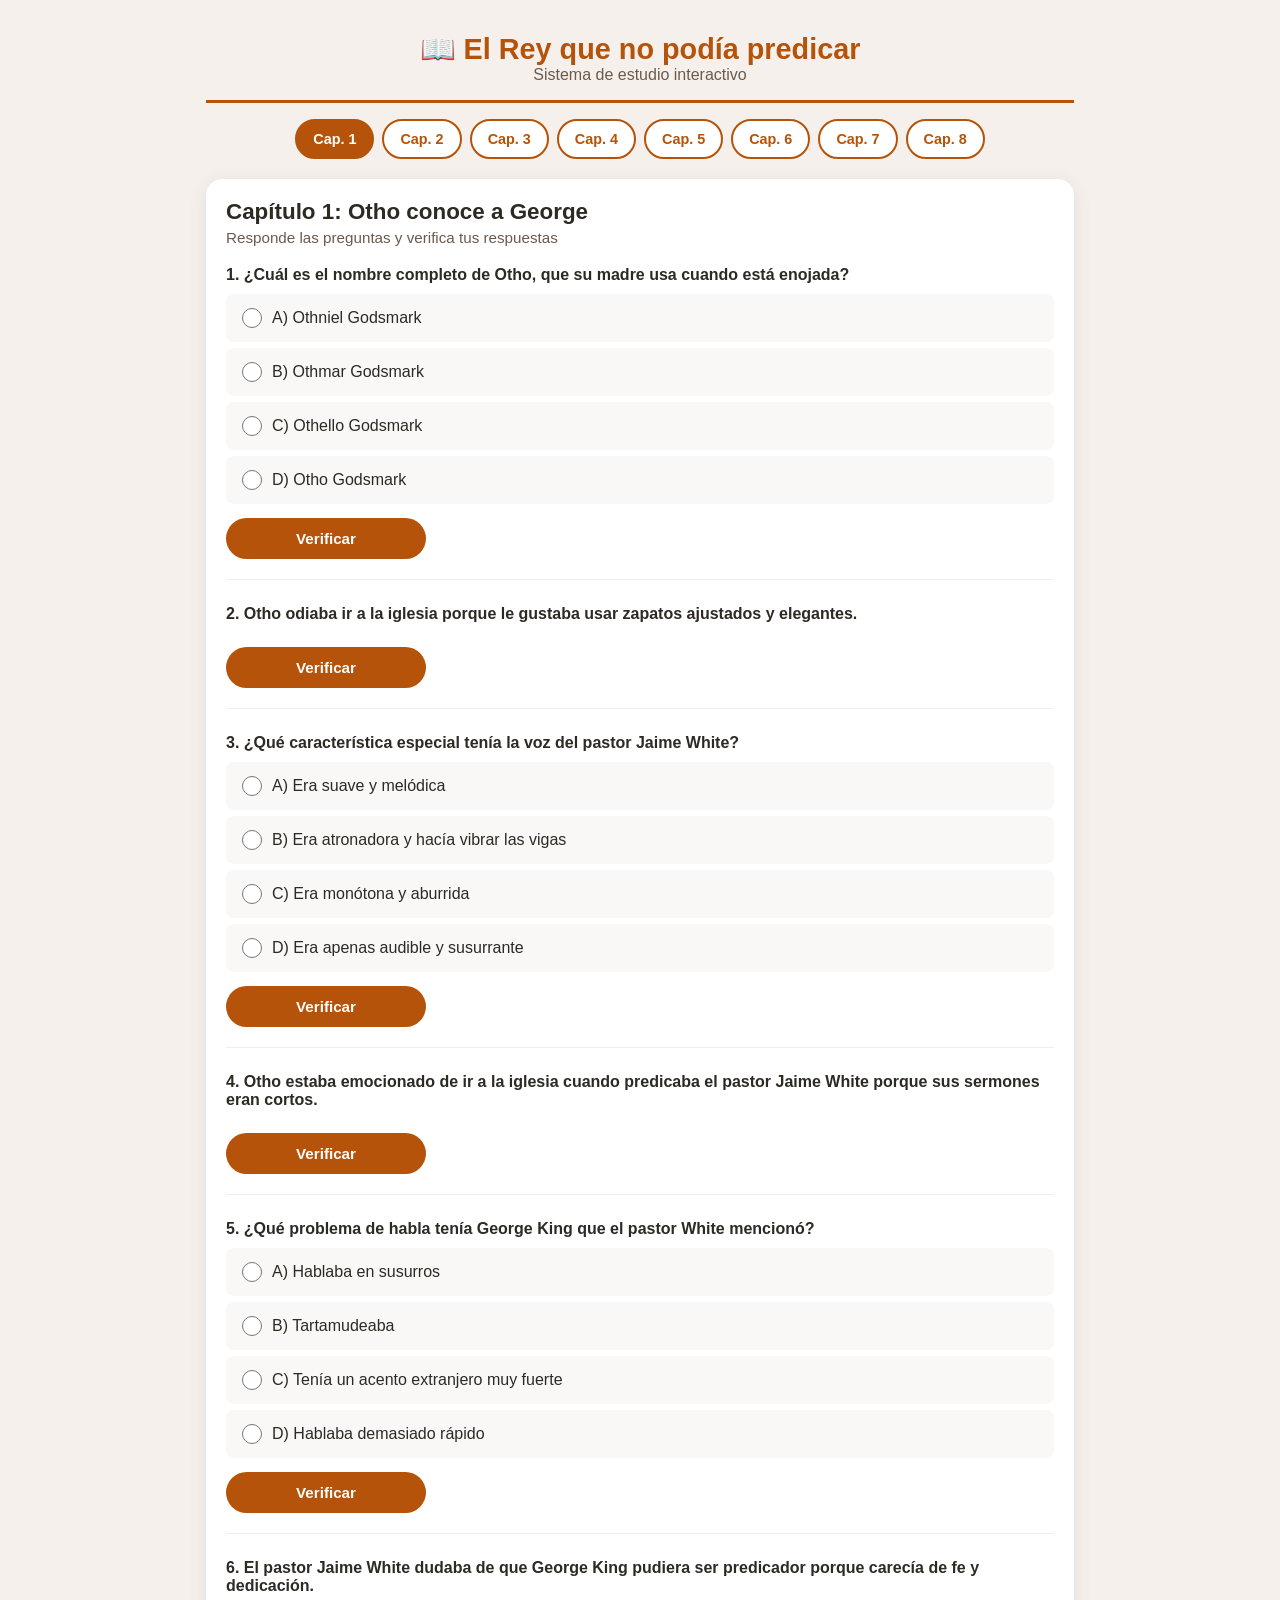
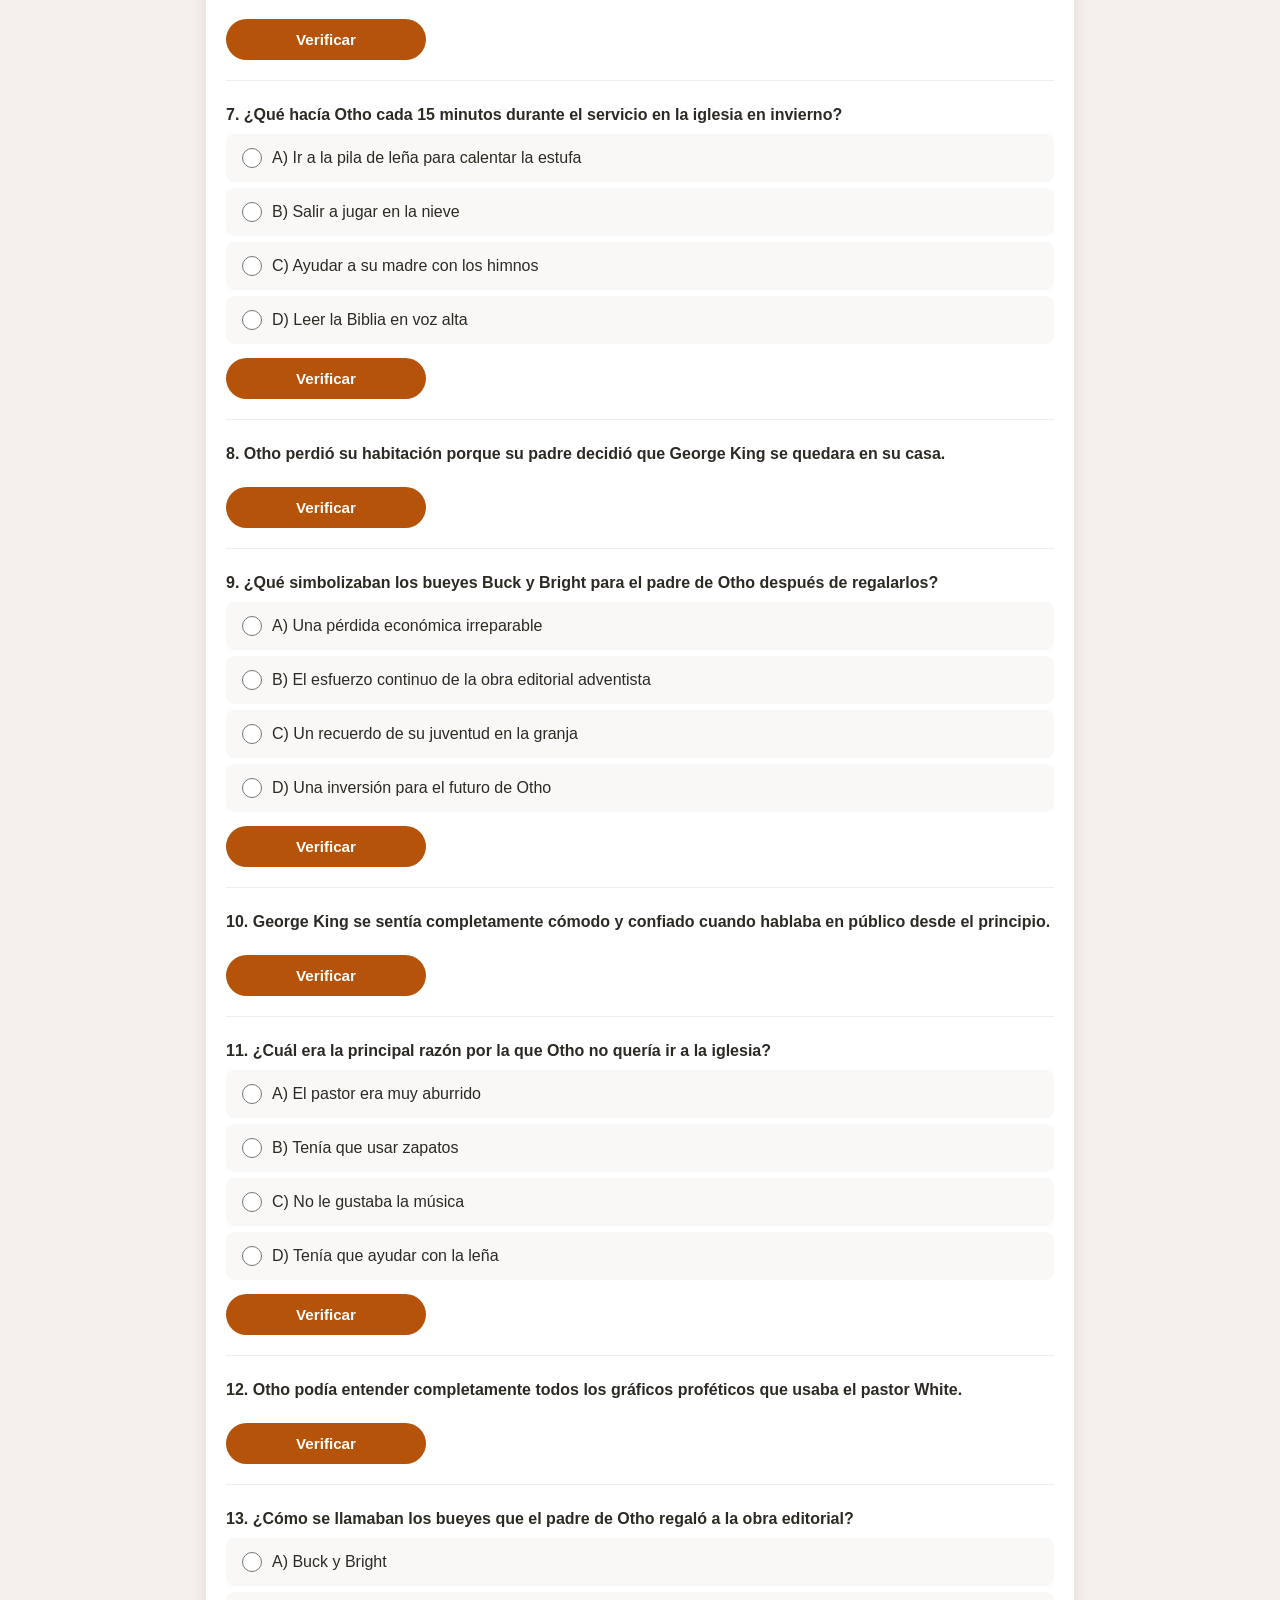
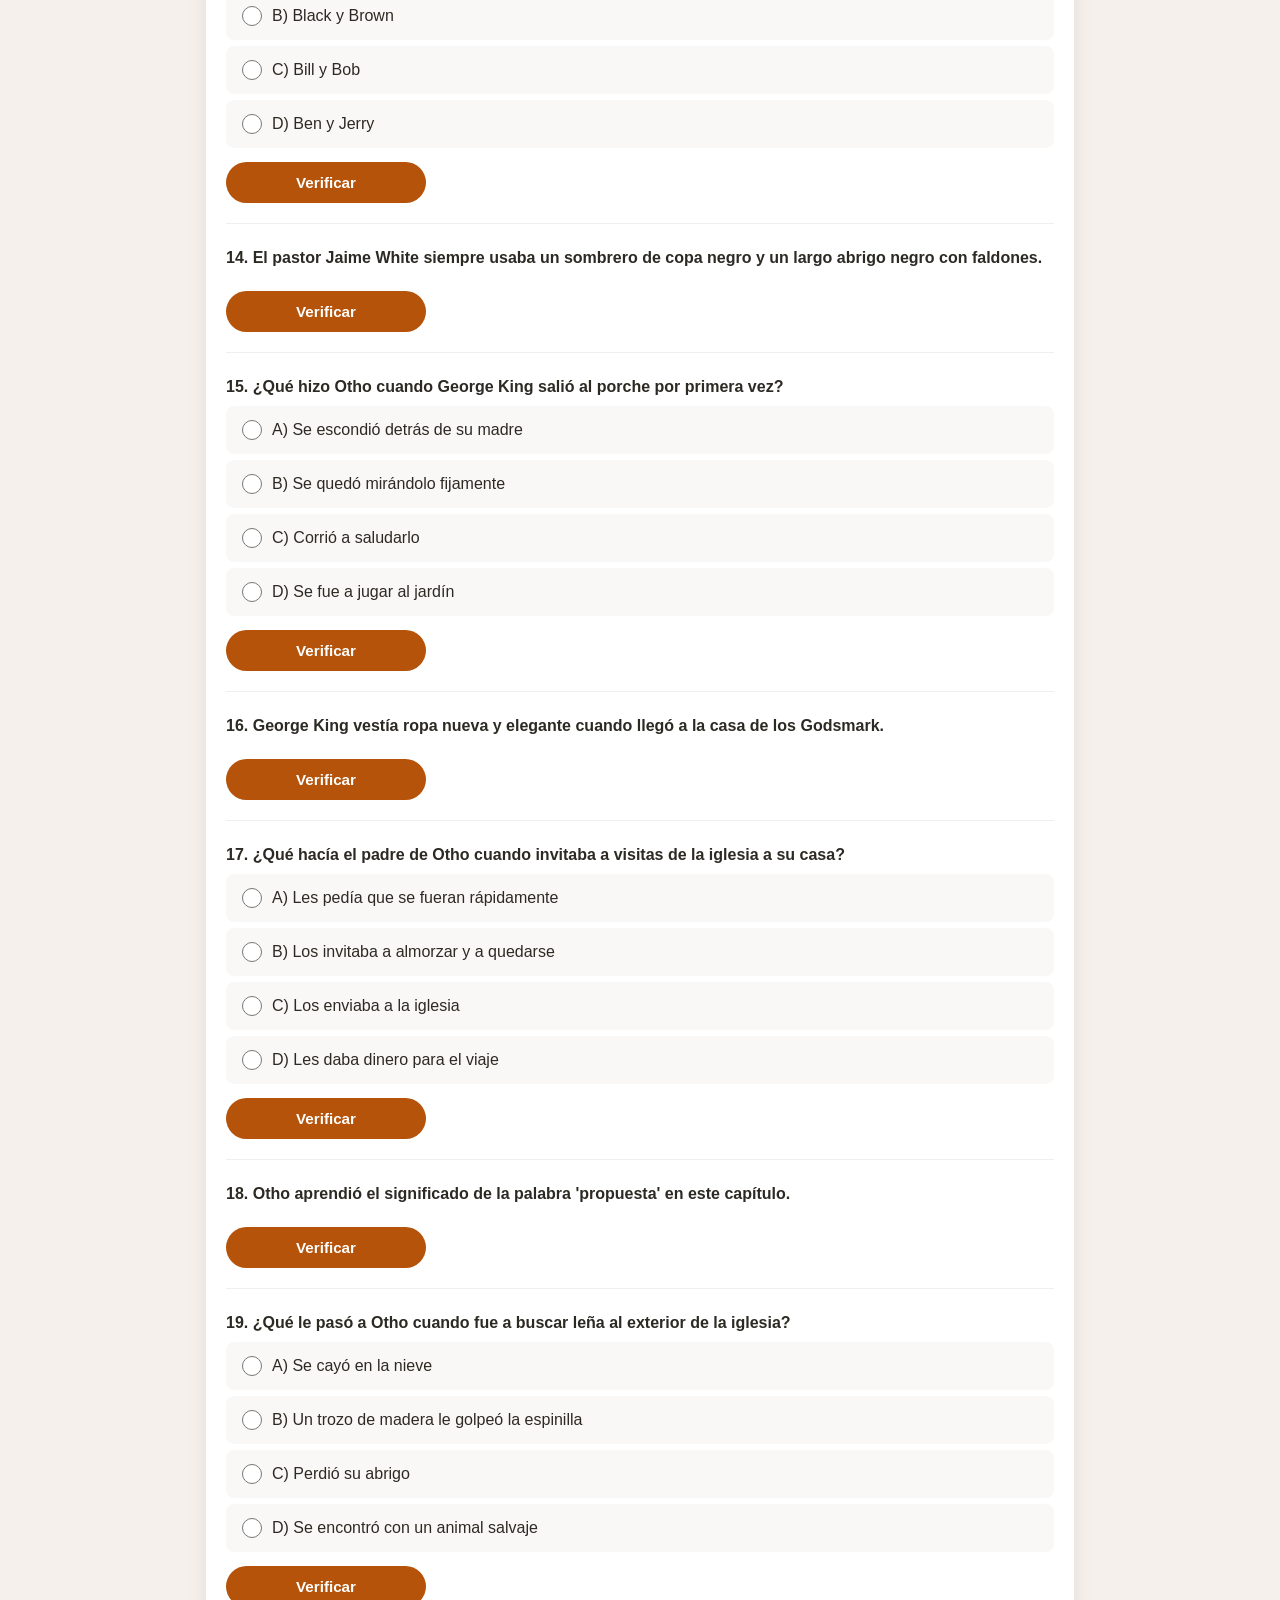
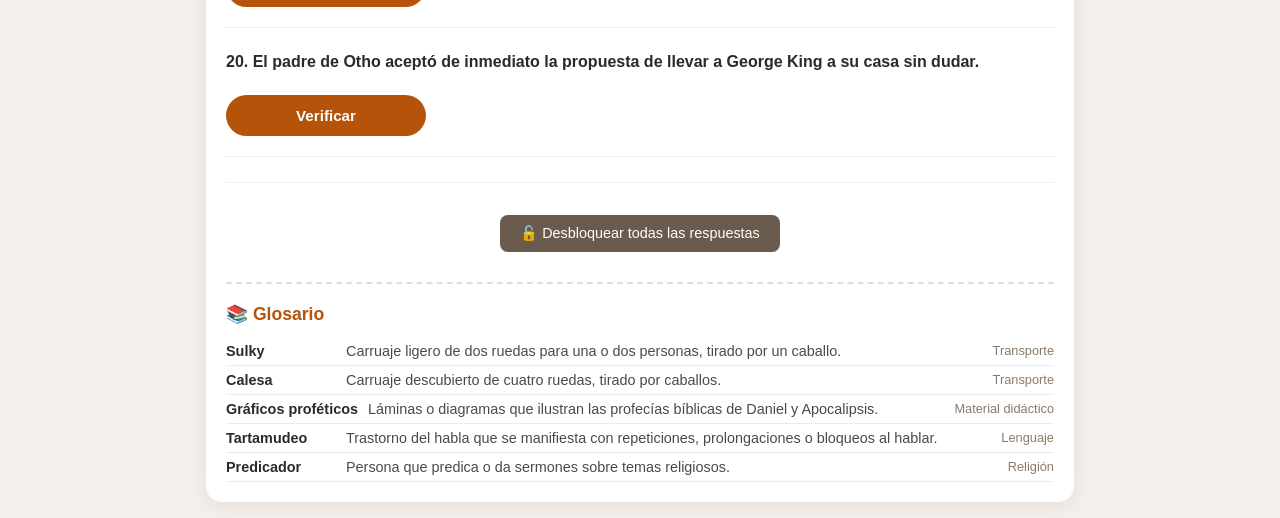
<file: index.html>
<!DOCTYPE html>
<html lang="es">
<head>
    <meta charset="UTF-8" />
    <meta name="viewport" content="width=device-width, initial-scale=1.0, maximum-scale=1.0, user-scalable=yes" />
    <title>El Rey que no podía predicar</title>
    <style>
        * {
            margin: 0;
            padding: 0;
            box-sizing: border-box;
        }

        body {
            font-family: -apple-system, 'Segoe UI', Roboto, sans-serif;
            background: #f5f0eb;
            color: #2d2a24;
            min-height: 100vh;
            -webkit-tap-highlight-color: transparent;
        }

        .app-container {
            max-width: 900px;
            margin: 0 auto;
            padding: 16px;
        }

        header {
            text-align: center;
            padding: 16px 0;
            border-bottom: 3px solid #b45309;
            margin-bottom: 16px;
        }

        header h1 {
            font-size: 1.8rem;
            color: #b45309;
        }

        header p {
            color: #6b5b4e;
            font-size: 1rem;
        }

        .chapter-nav {
            display: flex;
            flex-wrap: wrap;
            gap: 8px;
            justify-content: center;
            margin-bottom: 20px;
        }

        .chapter-nav button {
            padding: 10px 16px;
            border: 2px solid #b45309;
            background: white;
            color: #b45309;
            border-radius: 30px;
            font-weight: bold;
            cursor: pointer;
            transition: all 0.3s ease;
            font-size: 0.9rem;
            -webkit-tap-highlight-color: transparent;
            touch-action: manipulation;
        }

        .chapter-nav button:hover,
        .chapter-nav button:active {
            background: #b45309;
            color: white;
        }

        .chapter-nav button.active {
            background: #b45309;
            color: white;
        }

        #content {
            background: white;
            border-radius: 16px;
            padding: 20px;
            box-shadow: 0 4px 20px rgba(0, 0, 0, 0.08);
            min-height: 350px;
        }

        .welcome {
            text-align: center;
            color: #8a7a6a;
            font-size: 1.1rem;
            padding: 40px 0;
        }

        .chapter-title {
            font-size: 1.4rem;
            color: #2d2a24;
            margin-bottom: 4px;
        }

        .chapter-subtitle {
            color: #6b5b4e;
            margin-bottom: 20px;
            font-size: 0.95rem;
        }

        .question-block {
            margin-bottom: 25px;
            padding-bottom: 20px;
            border-bottom: 1px solid #eee;
            transition: opacity 0.3s ease;
        }

        .question-block:last-child {
            border-bottom: none;
        }

        .question-block.locked .option-label {
            opacity: 0.6;
            cursor: not-allowed;
        }

        .question-block.locked .option-label input {
            cursor: not-allowed;
        }

        .question-block.locked .btn-validate {
            display: none;
        }

        .question-block.answered-correct .option-label.selected-correct {
            background: #d4edda;
            border: 2px solid #28a745;
            border-radius: 8px;
        }

        .question-block.answered-incorrect .option-label.selected-incorrect {
            background: #f8d7da;
            border: 2px solid #dc3545;
            border-radius: 8px;
        }

        .question-block.answered-incorrect .option-label.correct-answer {
            background: #d4edda;
            border: 2px solid #28a745;
            border-radius: 8px;
        }

        .question-text {
            font-weight: 600;
            font-size: 1rem;
            margin-bottom: 10px;
        }

        .options {
            display: flex;
            flex-direction: column;
            gap: 6px;
            margin-bottom: 10px;
        }

        .option-label {
            display: flex;
            align-items: center;
            gap: 10px;
            padding: 10px 14px;
            background: #faf8f6;
            border-radius: 8px;
            cursor: pointer;
            transition: background 0.2s, border 0.2s;
            border: 2px solid transparent;
            -webkit-tap-highlight-color: transparent;
            touch-action: manipulation;
            min-height: 48px;
        }

        .option-label:active {
            background: #e8e0d8;
        }

        .option-label input[type="radio"],
        .option-label input[type="checkbox"] {
            accent-color: #b45309;
            width: 20px;
            height: 20px;
            flex-shrink: 0;
        }

        .option-label input[type="radio"]:disabled,
        .option-label input[type="checkbox"]:disabled {
            accent-color: #6c757d;
        }

        .btn-validate {
            background: #b45309;
            color: white;
            border: none;
            padding: 12px 24px;
            border-radius: 30px;
            font-weight: bold;
            cursor: pointer;
            font-size: 0.95rem;
            transition: background 0.3s;
            margin-top: 4px;
            -webkit-tap-highlight-color: transparent;
            touch-action: manipulation;
            width: 100%;
            max-width: 200px;
        }

        .btn-validate:active {
            background: #8f3f07;
        }

        .btn-validate:disabled {
            background: #ccc;
            cursor: not-allowed;
        }

        .feedback {
            margin-top: 12px;
            padding: 12px 16px;
            border-radius: 10px;
            border-left: 5px solid #b45309;
            background: #faf8f6;
            display: none;
            font-size: 0.95rem;
        }

        .feedback.correct {
            border-left-color: #2b7a4b;
            background: #eaf5ef;
        }

        .feedback.incorrect {
            border-left-color: #b13e3e;
            background: #fdeaea;
        }

        .feedback .cascarita {
            margin-top: 8px;
            font-size: 0.9rem;
            color: #4a4a4a;
            background: #f0ebe6;
            padding: 8px 12px;
            border-radius: 8px;
            font-style: italic;
        }

        .glosario-section {
            margin-top: 30px;
            padding-top: 20px;
            border-top: 2px dashed #ddd;
        }

        .glosario-section h3 {
            color: #b45309;
            margin-bottom: 12px;
            font-size: 1.1rem;
        }

        .glosario-item {
            display: flex;
            gap: 10px;
            padding: 6px 0;
            border-bottom: 1px solid #f0ebe6;
            flex-wrap: wrap;
            font-size: 0.9rem;
        }

        .glosario-item .termino {
            font-weight: 600;
            min-width: 110px;
        }

        .glosario-item .definicion {
            color: #4a4a4a;
            flex: 1;
        }

        .glosario-item .grupo {
            color: #8a7a6a;
            font-size: 0.8rem;
        }

        .loading {
            text-align: center;
            padding: 30px;
            color: #8a7a6a;
        }

        .error {
            color: #b13e3e;
            padding: 16px;
            background: #fdeaea;
            border-radius: 10px;
            font-size: 0.95rem;
        }

        .error h3 {
            margin-bottom: 8px;
        }

        .btn-unlock-all {
            margin-top: 16px;
            padding: 10px 20px;
            background: #6b5b4e;
            color: white;
            border: none;
            border-radius: 8px;
            cursor: pointer;
            font-size: 0.9rem;
            -webkit-tap-highlight-color: transparent;
            touch-action: manipulation;
        }

        .btn-unlock-all:active {
            background: #4a3f35;
        }

        .btn-unlock-all-container {
            text-align: center;
            margin-top: 16px;
            padding-top: 16px;
            border-top: 1px solid #eee;
        }

        /* ===== SELECTOR DE ARCHIVOS (para móvil) ===== */
        .input-file-wrapper {
            display: flex;
            flex-direction: column;
            align-items: center;
            gap: 12px;
            padding: 24px;
            border: 2px dashed #b45309;
            border-radius: 12px;
            background: #faf8f6;
            text-align: center;
        }

        .input-file-wrapper p {
            font-size: 0.95rem;
            color: #2d2a24;
        }

        .cargar-datos-btn {
            background: #2b7a4b;
            color: white;
            border: none;
            padding: 14px 24px;
            border-radius: 30px;
            font-weight: bold;
            cursor: pointer;
            font-size: 1rem;
            transition: background 0.3s;
            width: 100%;
            max-width: 300px;
            -webkit-tap-highlight-color: transparent;
            touch-action: manipulation;
        }

        .cargar-datos-btn:active {
            background: #1e5f3a;
        }

        /* ===== RESPONSIVE ===== */
        @media (max-width: 600px) {
            .app-container {
                padding: 10px;
            }
            #content {
                padding: 16px;
            }
            .chapter-nav button {
                padding: 8px 12px;
                font-size: 0.8rem;
            }
            .question-text {
                font-size: 0.95rem;
            }
            .option-label {
                padding: 8px 12px;
                min-height: 44px;
            }
            .btn-validate {
                max-width: 100%;
            }
            header h1 {
                font-size: 1.5rem;
            }
            .glosario-item {
                flex-direction: column;
                gap: 2px;
            }
            .glosario-item .termino {
                min-width: auto;
            }
        }

        @media (max-width: 400px) {
            .chapter-nav button {
                padding: 6px 10px;
                font-size: 0.75rem;
                flex: 1 0 40%;
            }
        }
    </style>
</head>
<body>

    <div class="app-container">
        <header>
            <h1>📖 El Rey que no podía predicar</h1>
            <p>Sistema de estudio interactivo</p>
        </header>

        <nav class="chapter-nav">
            <button data-chapter="1">Cap. 1</button>
            <button data-chapter="2">Cap. 2</button>
            <button data-chapter="3">Cap. 3</button>
            <button data-chapter="4">Cap. 4</button>
            <button data-chapter="5">Cap. 5</button>
            <button data-chapter="6">Cap. 6</button>
            <button data-chapter="7">Cap. 7</button>
            <button data-chapter="8">Cap. 8</button>
        </nav>

        <main id="content">
            <div class="welcome">
                <p>Selecciona un capítulo para comenzar el estudio</p>
            </div>
        </main>
    </div>

    <script>
        // ====================================================
        // SISTEMA DE ESTUDIO - VERSIÓN PARA MÓVIL
        // ====================================================

        const chapterNav = document.querySelector('.chapter-nav');
        const content = document.getElementById('content');

        let currentChapter = null;
        let chapterData = null;
        let datosCargados = {};

        // ============================================
        // OBTENER LA URL BASE (para GitHub Pages)
        // ============================================
        function getBaseURL() {
            const path = window.location.pathname;
            const repoName = path.split('/')[1];
            if (repoName && repoName !== '' && repoName !== 'index.html') {
                return '/' + repoName;
            }
            return '';
        }

        // ============================================
        // FUNCIÓN PARA CARGAR ARCHIVO JSON (desde GitHub o selector)
        // ============================================
        async function cargarJSONDesdeGitHub(num) {
            try {
                const base = getBaseURL();
                const url = base + '/datos/capitulo_' + num + '.json';
                console.log('Intentando cargar desde:', url);

                const response = await fetch(url);
                if (!response.ok) {
                    throw new Error('No se pudo cargar desde GitHub');
                }
                const data = await response.json();
                datosCargados[num] = data;
                procesarCapitulo(num, data);
                return true;
            } catch (e) {
                console.log('Falló carga desde GitHub, usando selector local:', e.message);
                return false;
            }
        }

        function cargarJSONDesdeArchivoLocal(num) {
            const input = document.createElement('input');
            input.type = 'file';
            input.accept = '.json';
            input.style.display = 'none';
            document.body.appendChild(input);

            input.onchange = function(event) {
                const file = event.target.files[0];
                if (!file) return;

                const reader = new FileReader();
                reader.onload = function(e) {
                    try {
                        const data = JSON.parse(e.target.result);
                        datosCargados[num] = data;
                        procesarCapitulo(num, data);
                    } catch (error) {
                        alert('Error al leer el archivo: ' + error.message);
                    }
                };
                reader.readAsText(file);
                document.body.removeChild(input);
            };

            input.click();
        }

        function procesarCapitulo(num, data) {
            try {
                if (!data || !data.subjects || !data.subjects[0] || !data.subjects[0].classes) {
                    throw new Error('Estructura de datos inválida');
                }

                const classData = data.subjects[0].classes[0];
                if (!classData || !classData.data) {
                    throw new Error('Estructura de datos inválida');
                }

                const glosario = classData.data.glosario?.glosario || [];
                const preguntas = classData.data.cuestionario_items || [];

                chapterData = data;
                currentChapter = num;
                renderChapter(classData, glosario, preguntas);
                updateActiveButton(num);

            } catch (error) {
                alert('Error al procesar el capítulo: ' + error.message);
            }
        }

        // ============================================
        // CARGAR CAPÍTULO (intenta GitHub, luego selector local)
        // ============================================
        async function loadChapter(num) {
            // Si ya está en memoria
            if (datosCargados[num]) {
                procesarCapitulo(num, datosCargados[num]);
                return;
            }

            // Intentar cargar desde GitHub
            const exito = await cargarJSONDesdeGitHub(num);
            if (exito) return;

            // Si falla, mostrar selector de archivos
            content.innerHTML = `
                <div class="input-file-wrapper">
                    <p>📂 Selecciona el archivo <strong>capitulo_${num}.json</strong></p>
                    <button class="cargar-datos-btn" onclick="cargarJSONDesdeArchivoLocal(${num})">
                        📁 Seleccionar archivo
                    </button>
                    <p style="color:#8a7a6a;font-size:0.85rem;">
                        Busca el archivo en tu dispositivo
                    </p>
                </div>
            `;
        }

        // ============================================
        // RENDERIZAR CAPÍTULO
        // ============================================
        function renderChapter(classData, glosario, preguntas) {
            const name = classData.name || 'Capítulo sin título';

            let html = `
                <h2 class="chapter-title">${name}</h2>
                <div class="chapter-subtitle">Responde las preguntas y verifica tus respuestas</div>
            `;

            if (preguntas.length === 0) {
                html += `
                    <div style="background:#fef3c7;padding:16px;border-radius:12px;margin:16px 0;">
                        ⚠️ <strong>No hay preguntas</strong> en este capítulo.
                    </div>
                `;
            } else {
                preguntas.forEach((pregunta, index) => {
                    const isMultiple = pregunta.tipo === 'multiple';
                    const isFalsoVerdadero = pregunta.tipo === 'falso_verdadero';
                    const inputType = isMultiple ? 'checkbox' : 'radio';
                    const inputName = 'q' + index;

                    html += `
                        <div class="question-block" data-index="${index}">
                            <div class="question-text">${index + 1}. ${pregunta.pregunta}</div>
                            <div class="options">
                    `;

                    const opciones = pregunta.opciones || [];
                    opciones.forEach((opcion, optIndex) => {
                        let letter = String.fromCharCode(65 + optIndex);
                        let value = letter;
                        let cleanOption = opcion;

                        if (isFalsoVerdadero) {
                            value = opcion;
                        } else {
                            if (opcion.match(/^[A-D]\)\s*/)) {
                                cleanOption = opcion.substring(3);
                            } else if (opcion.match(/^[A-D]\.\s*/)) {
                                cleanOption = opcion.substring(3);
                            }
                        }

                        html += `
                            <label class="option-label">
                                <input type="${inputType}" name="${inputName}" value="${value}" />
                                ${isFalsoVerdadero ? '' : letter + ') '}${cleanOption}
                            </label>
                        `;
                    });

                    html += `
                            </div>
                            <button class="btn-validate" data-index="${index}">Verificar</button>
                            <div class="feedback" id="feedback-${index}"></div>
                        </div>
                    `;
                });

                html += `
                    <div class="btn-unlock-all-container">
                        <button class="btn-unlock-all" onclick="desbloquearTodas()">🔓 Desbloquear todas las respuestas</button>
                    </div>
                `;
            }

            if (glosario && glosario.length > 0) {
                html += `
                    <div class="glosario-section">
                        <h3>📚 Glosario</h3>
                        ${glosario.map(item => `
                            <div class="glosario-item">
                                <span class="termino">${item.termino}</span>
                                <span class="definicion">${item.definicion}</span>
                                <span class="grupo">${item.grupo || ''}</span>
                            </div>
                        `).join('')}
                    </div>
                `;
            }

            content.innerHTML = html;

            document.querySelectorAll('.btn-validate').forEach(btn => {
                btn.addEventListener('click', handleValidate);
            });

            // Permitir cambiar selección libremente hasta "Verificar"
            document.querySelectorAll('.question-block input[type="radio"], .question-block input[type="checkbox"]').forEach(input => {
                input.addEventListener('change', function() {
                    const block = this.closest('.question-block');
                    if (block.classList.contains('locked')) return;

                    const feedback = block.querySelector('.feedback');
                    if (feedback) {
                        feedback.innerHTML = '';
                        feedback.style.display = 'none';
                        feedback.className = 'feedback';
                    }

                    block.classList.remove('answered-correct', 'answered-incorrect');
                    block.querySelectorAll('.option-label').forEach(label => {
                        label.classList.remove('selected-correct', 'selected-incorrect', 'correct-answer');
                    });
                });
            });
        }

        // ============================================
        // VERIFICAR RESPUESTA
        // ============================================
        function handleValidate(e) {
            const btn = e.target;
            const index = parseInt(btn.dataset.index);
            const block = btn.closest('.question-block');

            if (!chapterData) return;
            if (block.classList.contains('locked')) return;

            const classData = chapterData.subjects[0].classes[0];
            const preguntas = classData.data.cuestionario_items || [];

            if (index >= preguntas.length) return;

            const pregunta = preguntas[index];
            const feedback = document.getElementById('feedback-' + index);
            if (!feedback) return;

            const selectedInputs = block.querySelectorAll('input:checked');
            const selectedValues = Array.from(selectedInputs).map(input => input.value);

            if (selectedValues.length === 0) {
                feedback.innerHTML = `
                    <div class="feedback incorrect" style="display:block;">
                        ⚠️ Selecciona una opción antes de verificar.
                    </div>
                `;
                feedback.style.display = 'block';
                return;
            }

            let isCorrect = false;
            let correctAnswerText = '';

            if (pregunta.tipo === 'falso_verdadero') {
                const correct = pregunta.respuesta_correcta;
                isCorrect = selectedValues.length === 1 && selectedValues[0] === correct;
                correctAnswerText = correct;
            } else if (pregunta.tipo === 'seleccion') {
                const correct = pregunta.respuesta_correcta.charAt(0);
                isCorrect = selectedValues.length === 1 && selectedValues[0] === correct;
                const correctOption = pregunta.opciones.find(opt => opt.startsWith(correct + ')') || opt.startsWith(correct + '.'));
                correctAnswerText = correctOption || pregunta.respuesta_correcta;
            } else if (pregunta.tipo === 'multiple') {
                const corrects = pregunta.respuestas_correctas.map(r => r.charAt(0));
                isCorrect = selectedValues.length === corrects.length && selectedValues.every(v => corrects.includes(v));
                const correctOptions = corrects.map(c => {
                    const opt = pregunta.opciones.find(o => o.startsWith(c + ')') || o.startsWith(c + '.'));
                    return opt || c;
                });
                correctAnswerText = correctOptions.join(', ');
            }

            const explicacion = pregunta.cascarita || pregunta.justificacion || 'Sin explicación adicional.';

            let feedbackHtml = '';
            if (isCorrect) {
                feedbackHtml = `
                    <div class="feedback correct" style="display:block;">
                        ✅ ¡Correcto!
                        <div class="cascarita">💡 ${explicacion}</div>
                    </div>
                `;
                block.classList.add('answered-correct');
                block.querySelectorAll('.option-label').forEach(label => {
                    const input = label.querySelector('input');
                    if (input && input.checked) {
                        label.classList.add('selected-correct');
                    }
                });
            } else {
                feedbackHtml = `
                    <div class="feedback incorrect" style="display:block;">
                        ❌ Incorrecto. Correcta: <strong>${correctAnswerText}</strong>
                        <div class="cascarita">💡 ${explicacion}</div>
                    </div>
                `;
                block.classList.add('answered-incorrect');
                block.querySelectorAll('.option-label').forEach(label => {
                    const input = label.querySelector('input');
                    if (input && input.checked) {
                        label.classList.add('selected-incorrect');
                    }
                    if (pregunta.tipo === 'falso_verdadero' || pregunta.tipo === 'seleccion') {
                        let correctValue = pregunta.respuesta_correcta;
                        if (pregunta.tipo === 'seleccion') {
                            correctValue = pregunta.respuesta_correcta.charAt(0);
                        }
                        if (input && input.value === correctValue) {
                            label.classList.add('correct-answer');
                        }
                    }
                });
            }

            feedback.innerHTML = feedbackHtml;
            feedback.style.display = 'block';
            bloquearPregunta(block);
        }

        function bloquearPregunta(block) {
            if (block.classList.contains('locked')) return;
            block.classList.add('locked');
            block.querySelectorAll('input[type="radio"], input[type="checkbox"]').forEach(input => {
                input.disabled = true;
            });
            const btn = block.querySelector('.btn-validate');
            if (btn) btn.style.display = 'none';
        }

        function desbloquearPregunta(block) {
            block.classList.remove('locked', 'answered-correct', 'answered-incorrect');
            block.querySelectorAll('input[type="radio"], input[type="checkbox"]').forEach(input => {
                input.disabled = false;
            });
            block.querySelectorAll('.option-label').forEach(label => {
                label.classList.remove('selected-correct', 'selected-incorrect', 'correct-answer');
            });
            const btn = block.querySelector('.btn-validate');
            if (btn) btn.style.display = 'inline-block';
            const feedback = block.querySelector('.feedback');
            if (feedback) {
                feedback.innerHTML = '';
                feedback.style.display = 'none';
                feedback.className = 'feedback';
            }
        }

        function desbloquearTodas() {
            document.querySelectorAll('.question-block').forEach(block => {
                desbloquearPregunta(block);
            });
        }

        function updateActiveButton(num) {
            document.querySelectorAll('.chapter-nav button').forEach(btn => {
                btn.classList.toggle('active', parseInt(btn.dataset.chapter) === num);
            });
        }

        chapterNav.addEventListener('click', function(e) {
            const btn = e.target.closest('button');
            if (!btn) return;
            const chapter = parseInt(btn.dataset.chapter);
            if (!isNaN(chapter)) loadChapter(chapter);
        });

        // ============================================
        // INICIAR - Cargar capítulo 1
        // ============================================
        loadChapter(1);
    </script>
</body>
</html>
</file>
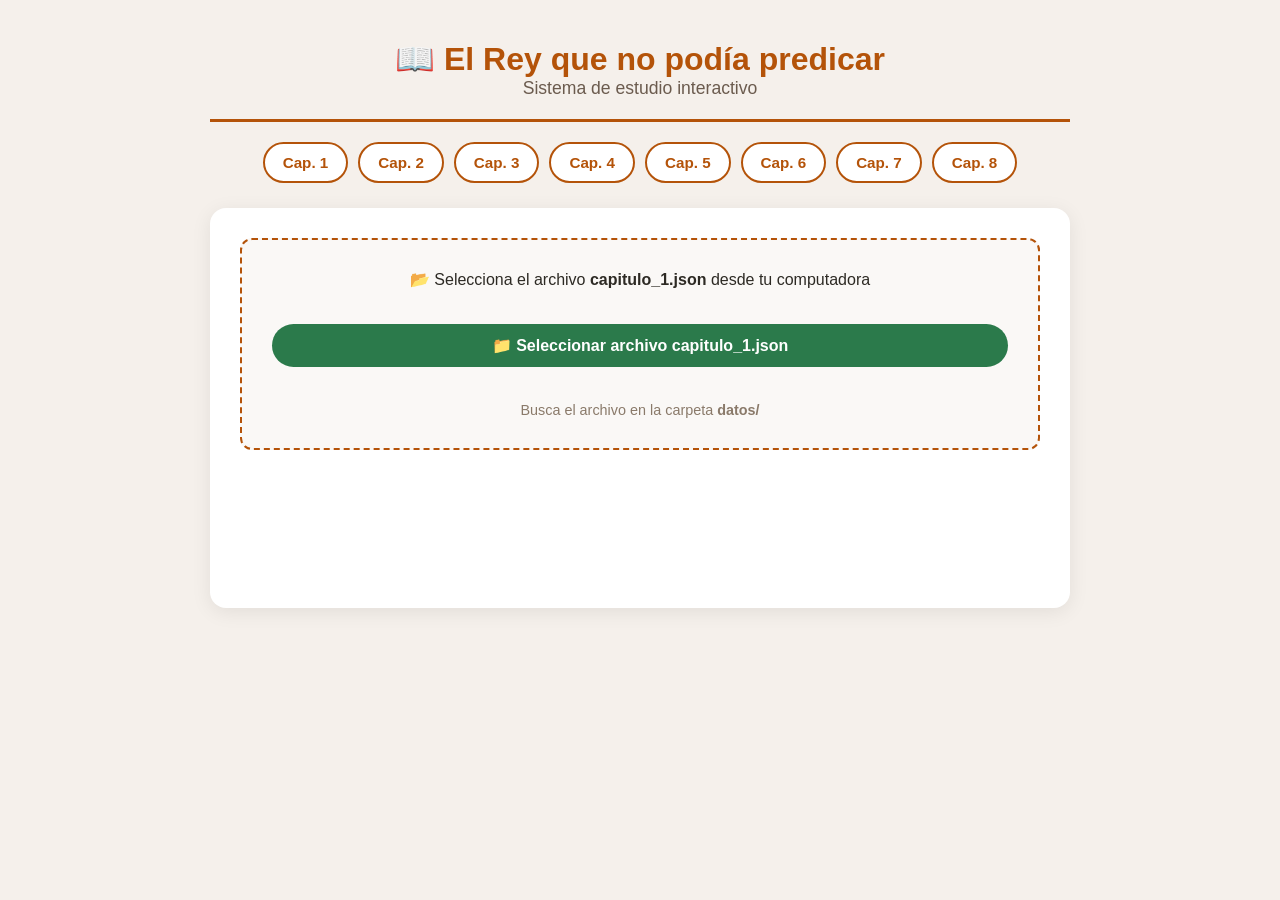
<file: ERQNPP/estudio.app/index.html>
<!DOCTYPE html>
<html lang="es">
<head>
    <meta charset="UTF-8" />
    <meta name="viewport" content="width=device-width, initial-scale=1.0" />
    <title>Sistema de Estudio - El Rey que no podía predicar</title>
    <style>
        * {
            margin: 0;
            padding: 0;
            box-sizing: border-box;
        }

        body {
            font-family: 'Segoe UI', Tahoma, Geneva, Verdana, sans-serif;
            background: #f5f0eb;
            color: #2d2a24;
            min-height: 100vh;
        }

        .app-container {
            max-width: 900px;
            margin: 0 auto;
            padding: 20px;
        }

        header {
            text-align: center;
            padding: 20px 0;
            border-bottom: 3px solid #b45309;
            margin-bottom: 20px;
        }

        header h1 {
            font-size: 2rem;
            color: #b45309;
        }

        header p {
            color: #6b5b4e;
            font-size: 1.1rem;
        }

        .chapter-nav {
            display: flex;
            flex-wrap: wrap;
            gap: 10px;
            justify-content: center;
            margin-bottom: 25px;
        }

        .chapter-nav button {
            padding: 10px 18px;
            border: 2px solid #b45309;
            background: white;
            color: #b45309;
            border-radius: 30px;
            font-weight: bold;
            cursor: pointer;
            transition: all 0.3s ease;
            font-size: 0.95rem;
        }

        .chapter-nav button:hover {
            background: #b45309;
            color: white;
        }

        .chapter-nav button.active {
            background: #b45309;
            color: white;
        }

        #content {
            background: white;
            border-radius: 16px;
            padding: 30px;
            box-shadow: 0 4px 20px rgba(0, 0, 0, 0.08);
            min-height: 400px;
        }

        .welcome {
            text-align: center;
            color: #8a7a6a;
            font-size: 1.2rem;
            padding: 60px 0;
        }

        .chapter-title {
            font-size: 1.6rem;
            color: #2d2a24;
            margin-bottom: 5px;
        }

        .chapter-subtitle {
            color: #6b5b4e;
            margin-bottom: 25px;
            font-size: 1rem;
        }

        .question-block {
            margin-bottom: 30px;
            padding-bottom: 25px;
            border-bottom: 1px solid #eee;
            transition: opacity 0.3s ease;
        }

        .question-block:last-child {
            border-bottom: none;
        }

        /* Estilo para preguntas bloqueadas */
        .question-block.locked .option-label {
            opacity: 0.6;
            cursor: not-allowed;
        }

        .question-block.locked .option-label input {
            cursor: not-allowed;
        }

        .question-block.locked .btn-validate {
            display: none;
        }

        /* Estilo para la respuesta seleccionada */
        .question-block.answered-correct .option-label.selected-correct {
            background: #d4edda;
            border: 2px solid #28a745;
            border-radius: 8px;
        }

        .question-block.answered-incorrect .option-label.selected-incorrect {
            background: #f8d7da;
            border: 2px solid #dc3545;
            border-radius: 8px;
        }

        .question-block.answered-incorrect .option-label.correct-answer {
            background: #d4edda;
            border: 2px solid #28a745;
            border-radius: 8px;
        }

        .question-text {
            font-weight: 600;
            font-size: 1.1rem;
            margin-bottom: 12px;
        }

        .options {
            display: flex;
            flex-direction: column;
            gap: 8px;
            margin-bottom: 12px;
        }

        .option-label {
            display: flex;
            align-items: center;
            gap: 10px;
            padding: 8px 14px;
            background: #faf8f6;
            border-radius: 8px;
            cursor: pointer;
            transition: background 0.2s, border 0.2s;
            border: 2px solid transparent;
        }

        .option-label:hover:not(.locked) {
            background: #f0ebe6;
        }

        .option-label input[type="radio"],
        .option-label input[type="checkbox"] {
            accent-color: #b45309;
            width: 18px;
            height: 18px;
            flex-shrink: 0;
        }

        .option-label input[type="radio"]:disabled,
        .option-label input[type="checkbox"]:disabled {
            accent-color: #6c757d;
        }

        .btn-validate {
            background: #b45309;
            color: white;
            border: none;
            padding: 10px 24px;
            border-radius: 30px;
            font-weight: bold;
            cursor: pointer;
            font-size: 0.95rem;
            transition: background 0.3s;
            margin-top: 5px;
        }

        .btn-validate:hover:not(:disabled) {
            background: #8f3f07;
        }

        .btn-validate:disabled {
            background: #ccc;
            cursor: not-allowed;
        }

        .feedback {
            margin-top: 15px;
            padding: 14px 18px;
            border-radius: 10px;
            border-left: 5px solid #b45309;
            background: #faf8f6;
            display: none;
        }

        .feedback.correct {
            border-left-color: #2b7a4b;
            background: #eaf5ef;
        }

        .feedback.incorrect {
            border-left-color: #b13e3e;
            background: #fdeaea;
        }

        .feedback .cascarita {
            margin-top: 8px;
            font-size: 0.95rem;
            color: #4a4a4a;
            background: #f0ebe6;
            padding: 10px 14px;
            border-radius: 8px;
            font-style: italic;
        }

        .glosario-section {
            margin-top: 35px;
            padding-top: 25px;
            border-top: 2px dashed #ddd;
        }

        .glosario-section h3 {
            color: #b45309;
            margin-bottom: 15px;
        }

        .glosario-item {
            display: flex;
            gap: 10px;
            padding: 8px 0;
            border-bottom: 1px solid #f0ebe6;
            flex-wrap: wrap;
        }

        .glosario-item .termino {
            font-weight: 600;
            min-width: 130px;
        }

        .glosario-item .definicion {
            color: #4a4a4a;
        }

        .glosario-item .grupo {
            color: #8a7a6a;
            font-size: 0.85rem;
            margin-left: auto;
            padding-left: 10px;
        }

        .loading {
            text-align: center;
            padding: 40px;
            color: #8a7a6a;
        }

        .error {
            color: #b13e3e;
            padding: 20px;
            background: #fdeaea;
            border-radius: 10px;
        }

        .error h3 {
            margin-bottom: 10px;
        }

        .cargar-datos-btn {
            background: #2b7a4b;
            color: white;
            border: none;
            padding: 12px 24px;
            border-radius: 30px;
            font-weight: bold;
            cursor: pointer;
            font-size: 1rem;
            transition: background 0.3s;
            margin: 20px 0;
            display: block;
            width: 100%;
        }

        .cargar-datos-btn:hover {
            background: #1e5f3a;
        }

        .input-file-wrapper {
            display: flex;
            flex-direction: column;
            align-items: center;
            gap: 15px;
            padding: 30px;
            border: 2px dashed #b45309;
            border-radius: 12px;
            background: #faf8f6;
        }

        .input-file-wrapper input[type="file"] {
            padding: 10px;
            font-size: 1rem;
        }

        .btn-unlock-all {
            margin-top: 20px;
            padding: 10px 20px;
            background: #6b5b4e;
            color: white;
            border: none;
            border-radius: 8px;
            cursor: pointer;
            font-size: 0.9rem;
        }

        .btn-unlock-all:hover {
            background: #4a3f35;
        }

        .btn-unlock-all-container {
            text-align: center;
            margin-top: 20px;
            padding-top: 20px;
            border-top: 1px solid #eee;
        }

        @media (max-width: 600px) {
            .app-container {
                padding: 10px;
            }
            #content {
                padding: 15px;
            }
            .chapter-nav button {
                padding: 8px 14px;
                font-size: 0.85rem;
            }
            .question-text {
                font-size: 1rem;
            }
        }
    </style>
</head>
<body>
    <div class="app-container">
        <header>
            <h1>📖 El Rey que no podía predicar</h1>
            <p>Sistema de estudio interactivo</p>
        </header>

        <nav class="chapter-nav">
            <button data-chapter="1">Cap. 1</button>
            <button data-chapter="2">Cap. 2</button>
            <button data-chapter="3">Cap. 3</button>
            <button data-chapter="4">Cap. 4</button>
            <button data-chapter="5">Cap. 5</button>
            <button data-chapter="6">Cap. 6</button>
            <button data-chapter="7">Cap. 7</button>
            <button data-chapter="8">Cap. 8</button>
        </nav>

        <main id="content">
            <div class="welcome">
                <p>Selecciona un capítulo para comenzar el estudio</p>
            </div>
        </main>
    </div>

    <script>
        // ====================================================
        // SISTEMA DE ESTUDIO - BLOQUEO AL HACER CLIC EN "VERIFICAR"
        // ====================================================

        const chapterNav = document.querySelector('.chapter-nav');
        const content = document.getElementById('content');

        let currentChapter = null;
        let chapterData = null;
        let datosCargados = {};

        // Función para cargar un archivo JSON desde el sistema de archivos local
        function cargarJSONDesdeArchivo(num) {
            const input = document.createElement('input');
            input.type = 'file';
            input.accept = '.json';
            input.style.display = 'none';
            document.body.appendChild(input);

            input.onchange = function(event) {
                const file = event.target.files[0];
                if (!file) return;

                const reader = new FileReader();
                reader.onload = function(e) {
                    try {
                        const data = JSON.parse(e.target.result);
                        datosCargados[num] = data;
                        procesarCapitulo(num, data);
                    } catch (error) {
                        alert('Error al leer el archivo: ' + error.message);
                    }
                };
                reader.readAsText(file);
                document.body.removeChild(input);
            };

            input.click();
        }

        function procesarCapitulo(num, data) {
            try {
                if (!data || !data.subjects || !data.subjects[0] || !data.subjects[0].classes) {
                    throw new Error('Estructura de datos inválida');
                }

                const classData = data.subjects[0].classes[0];
                if (!classData || !classData.data) {
                    throw new Error('Estructura de datos inválida');
                }

                const glosario = classData.data.glosario?.glosario || [];
                const preguntas = classData.data.cuestionario_items || [];

                chapterData = data;
                currentChapter = num;
                renderChapter(classData, glosario, preguntas);
                updateActiveButton(num);

            } catch (error) {
                alert('Error al procesar el capítulo: ' + error.message);
            }
        }

        function loadChapter(num) {
            if (datosCargados[num]) {
                procesarCapitulo(num, datosCargados[num]);
                return;
            }

            content.innerHTML = `
                <div class="input-file-wrapper">
                    <p>📂 Selecciona el archivo <strong>capitulo_${num}.json</strong> desde tu computadora</p>
                    <button class="cargar-datos-btn" onclick="cargarJSONDesdeArchivo(${num})">
                        📁 Seleccionar archivo capitulo_${num}.json
                    </button>
                    <p style="color:#8a7a6a;font-size:0.9rem;">
                        Busca el archivo en la carpeta <strong>datos/</strong>
                    </p>
                </div>
            `;
        }

        function renderChapter(classData, glosario, preguntas) {
            const name = classData.name || 'Capítulo sin título';

            let html = `
                <h2 class="chapter-title">${name}</h2>
                <div class="chapter-subtitle">Responde las preguntas y verifica tus respuestas</div>
            `;

            if (preguntas.length === 0) {
                html += `
                    <div style="background:#fef3c7;padding:20px;border-radius:12px;margin:20px 0;">
                        ⚠️ <strong>No hay preguntas</strong> en este capítulo.
                    </div>
                `;
            } else {
                preguntas.forEach((pregunta, index) => {
                    const isMultiple = pregunta.tipo === 'multiple';
                    const isFalsoVerdadero = pregunta.tipo === 'falso_verdadero';
                    const inputType = isMultiple ? 'checkbox' : 'radio';
                    const inputName = `q${index}`;

                    html += `
                        <div class="question-block" data-index="${index}">
                            <div class="question-text">${index + 1}. ${pregunta.pregunta}</div>
                            <div class="options">
                    `;

                    const opciones = pregunta.opciones || [];
                    opciones.forEach((opcion, optIndex) => {
                        let letter = String.fromCharCode(65 + optIndex);
                        let value = letter;
                        let cleanOption = opcion;

                        if (isFalsoVerdadero) {
                            value = opcion;
                        } else {
                            if (opcion.match(/^[A-D]\)\s*/)) {
                                cleanOption = opcion.substring(3);
                            } else if (opcion.match(/^[A-D]\.\s*/)) {
                                cleanOption = opcion.substring(3);
                            }
                        }

                        html += `
                            <label class="option-label">
                                <input type="${inputType}" name="${inputName}" value="${value}" />
                                ${isFalsoVerdadero ? '' : letter + ') '}${cleanOption}
                            </label>
                        `;
                    });

                    html += `
                            </div>
                            <button class="btn-validate" data-index="${index}">Verificar</button>
                            <div class="feedback" id="feedback-${index}"></div>
                        </div>
                    `;
                });

                html += `
                    <div class="btn-unlock-all-container">
                        <button class="btn-unlock-all" onclick="desbloquearTodas()">🔓 Desbloquear todas las respuestas</button>
                    </div>
                `;
            }

            if (glosario && glosario.length > 0) {
                html += `
                    <div class="glosario-section">
                        <h3>📚 Glosario</h3>
                        ${glosario.map(item => `
                            <div class="glosario-item">
                                <span class="termino">${item.termino}</span>
                                <span class="definicion">${item.definicion}</span>
                                <span class="grupo">${item.grupo || ''}</span>
                            </div>
                        `).join('')}
                    </div>
                `;
            }

            content.innerHTML = html;

            document.querySelectorAll('.btn-validate').forEach(btn => {
                btn.addEventListener('click', handleValidate);
            });

            // Permitir cambiar de selección libremente hasta que se haga clic en "Verificar"
            document.querySelectorAll('.question-block input[type="radio"], .question-block input[type="checkbox"]').forEach(input => {
                input.addEventListener('change', function() {
                    const block = this.closest('.question-block');
                    // Si está bloqueada, no hacer nada
                    if (block.classList.contains('locked')) return;
                    
                    // Limpiar feedback anterior si existe
                    const feedback = block.querySelector('.feedback');
                    if (feedback) {
                        feedback.innerHTML = '';
                        feedback.style.display = 'none';
                        feedback.className = 'feedback';
                    }
                    
                    // Limpiar estilos de respuesta anterior
                    block.classList.remove('answered-correct');
                    block.classList.remove('answered-incorrect');
                    block.querySelectorAll('.option-label').forEach(label => {
                        label.classList.remove('selected-correct');
                        label.classList.remove('selected-incorrect');
                        label.classList.remove('correct-answer');
                    });
                });
            });
        }

        // Verificar respuesta (bloquea al hacer clic en "Verificar")
        function handleValidate(e) {
            const btn = e.target;
            const index = parseInt(btn.dataset.index);
            const block = btn.closest('.question-block');

            if (!chapterData) return;
            if (block.classList.contains('locked')) return;

            const classData = chapterData.subjects[0].classes[0];
            const preguntas = classData.data.cuestionario_items || [];

            if (index >= preguntas.length) return;

            const pregunta = preguntas[index];
            const feedback = document.getElementById(`feedback-${index}`);
            if (!feedback) return;

            const selectedInputs = block.querySelectorAll('input:checked');
            const selectedValues = Array.from(selectedInputs).map(input => input.value);

            if (selectedValues.length === 0) {
                feedback.innerHTML = `
                    <div class="feedback incorrect" style="display:block;">
                        ⚠️ Por favor, selecciona una opción antes de verificar.
                    </div>
                `;
                feedback.style.display = 'block';
                return;
            }

            let isCorrect = false;
            let correctAnswerText = '';

            if (pregunta.tipo === 'falso_verdadero') {
                const correct = pregunta.respuesta_correcta;
                isCorrect = selectedValues.length === 1 && selectedValues[0] === correct;
                correctAnswerText = correct;
            } else if (pregunta.tipo === 'seleccion') {
                const correct = pregunta.respuesta_correcta.charAt(0);
                isCorrect = selectedValues.length === 1 && selectedValues[0] === correct;
                const correctOption = pregunta.opciones.find(opt => opt.startsWith(correct + ')') || opt.startsWith(correct + '.'));
                correctAnswerText = correctOption || pregunta.respuesta_correcta;
            } else if (pregunta.tipo === 'multiple') {
                const corrects = pregunta.respuestas_correctas.map(r => r.charAt(0));
                isCorrect = selectedValues.length === corrects.length && selectedValues.every(v => corrects.includes(v));
                const correctOptions = corrects.map(c => {
                    const opt = pregunta.opciones.find(o => o.startsWith(c + ')') || o.startsWith(c + '.'));
                    return opt || c;
                });
                correctAnswerText = correctOptions.join(', ');
            }

            const explicacion = pregunta.cascarita || pregunta.justificacion || 'Sin explicación adicional.';

            let feedbackHtml = '';
            if (isCorrect) {
                feedbackHtml = `
                    <div class="feedback correct" style="display:block;">
                        ✅ ¡Correcto!
                        <div class="cascarita">💡 ${explicacion}</div>
                    </div>
                `;
                block.classList.add('answered-correct');
                block.querySelectorAll('.option-label').forEach(label => {
                    const input = label.querySelector('input');
                    if (input && input.checked) {
                        label.classList.add('selected-correct');
                    }
                });
            } else {
                feedbackHtml = `
                    <div class="feedback incorrect" style="display:block;">
                        ❌ Incorrecto. Respuesta correcta: <strong>${correctAnswerText}</strong>
                        <div class="cascarita">💡 ${explicacion}</div>
                    </div>
                `;
                block.classList.add('answered-incorrect');
                block.querySelectorAll('.option-label').forEach(label => {
                    const input = label.querySelector('input');
                    if (input && input.checked) {
                        label.classList.add('selected-incorrect');
                    }
                    // Marcar la respuesta correcta
                    if (pregunta.tipo === 'falso_verdadero' || pregunta.tipo === 'seleccion') {
                        let correctValue = pregunta.respuesta_correcta;
                        if (pregunta.tipo === 'seleccion') {
                            correctValue = pregunta.respuesta_correcta.charAt(0);
                        }
                        if (input && input.value === correctValue) {
                            label.classList.add('correct-answer');
                        }
                    }
                });
            }

            feedback.innerHTML = feedbackHtml;
            feedback.style.display = 'block';

            // BLOQUEAR LA PREGUNTA después de verificar
            bloquearPregunta(block);
        }

        // Bloquear pregunta
        function bloquearPregunta(block) {
            if (block.classList.contains('locked')) return;

            block.classList.add('locked');

            block.querySelectorAll('input[type="radio"], input[type="checkbox"]').forEach(input => {
                input.disabled = true;
            });

            const btn = block.querySelector('.btn-validate');
            if (btn) btn.style.display = 'none';
        }

        // Desbloquear pregunta
        function desbloquearPregunta(block) {
            block.classList.remove('locked');
            block.classList.remove('answered-correct');
            block.classList.remove('answered-incorrect');

            block.querySelectorAll('input[type="radio"], input[type="checkbox"]').forEach(input => {
                input.disabled = false;
            });

            block.querySelectorAll('.option-label').forEach(label => {
                label.classList.remove('selected-correct');
                label.classList.remove('selected-incorrect');
                label.classList.remove('correct-answer');
            });

            const btn = block.querySelector('.btn-validate');
            if (btn) btn.style.display = 'inline-block';

            const feedback = block.querySelector('.feedback');
            if (feedback) {
                feedback.innerHTML = '';
                feedback.style.display = 'none';
                feedback.className = 'feedback';
            }
        }

        // Desbloquear todas las preguntas
        function desbloquearTodas() {
            document.querySelectorAll('.question-block').forEach(block => {
                desbloquearPregunta(block);
            });
        }

        function updateActiveButton(num) {
            document.querySelectorAll('.chapter-nav button').forEach(btn => {
                btn.classList.toggle('active', parseInt(btn.dataset.chapter) === num);
            });
        }

        chapterNav.addEventListener('click', (e) => {
            const btn = e.target.closest('button');
            if (!btn) return;
            const chapter = parseInt(btn.dataset.chapter);
            if (!isNaN(chapter)) loadChapter(chapter);
        });

        loadChapter(1);
    </script>
</body>
</html>
</file>
